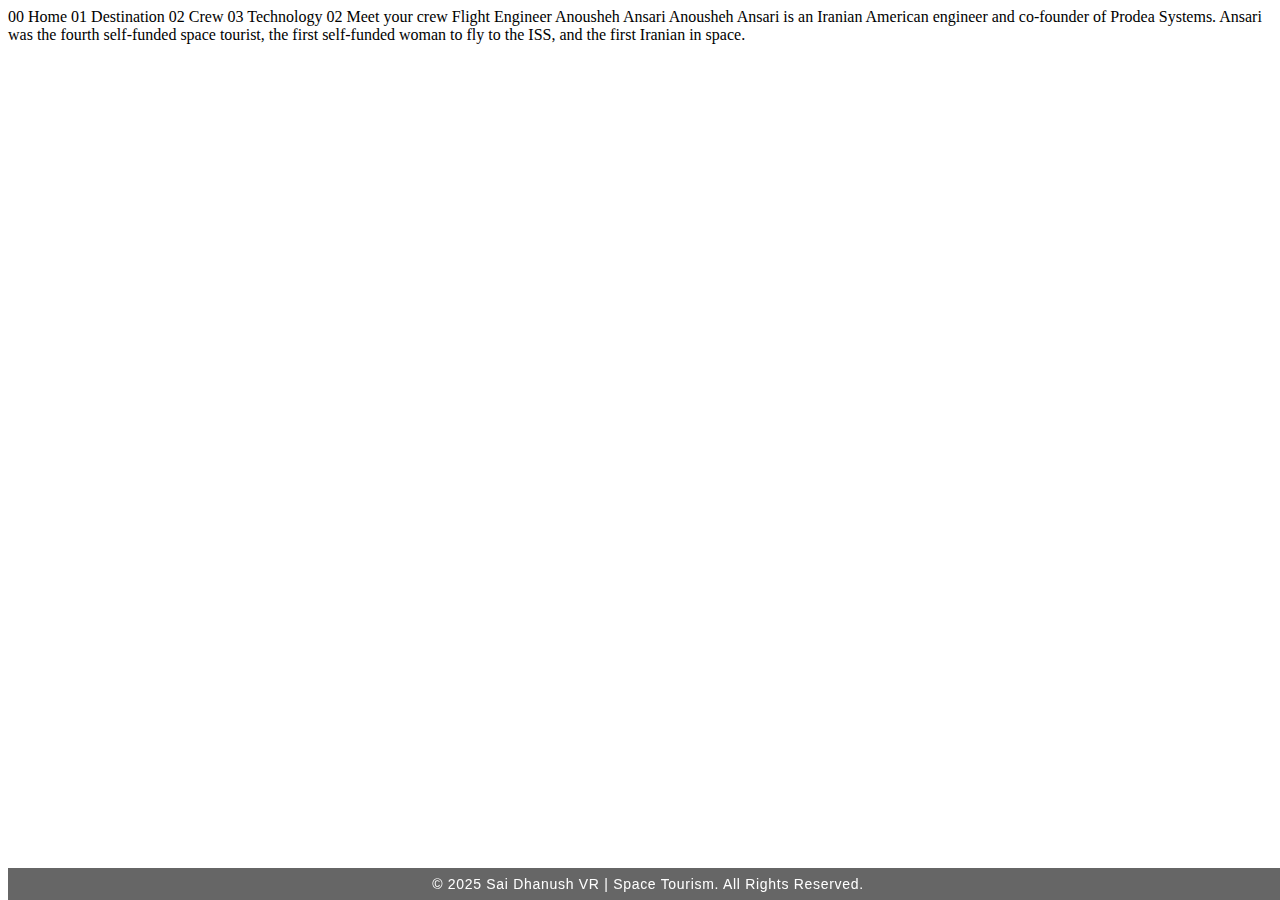
<file: crew-engineer.html>
<!DOCTYPE html>
<html lang="en">
<head>
  <meta charset="UTF-8">
  <meta name="viewport" content="width=device-width, initial-scale=1.0">

  <link rel="icon" type="image/png" sizes="32x32" href="./assets/favicon-32x32.png">
  
  <title>Frontend Mentor | Space tourism website</title>
</head>
<body>

  00 Home
  01 Destination
  02 Crew
  03 Technology

  02 Meet your crew

  Flight Engineer
  Anousheh Ansari

  Anousheh Ansari is an Iranian American engineer and co-founder of Prodea Systems. 
  Ansari was the fourth self-funded space tourist, the first self-funded woman to 
  fly to the ISS, and the first Iranian in space. 
  <footer class="primary-footer">
    <p class="footer-text">© 2025 Sai Dhanush VR | Space Tourism. All Rights Reserved.</p>
  </footer>
  
  <style>
    /* Footer styling */
    .primary-footer {
      position: fixed;
      bottom: 0;
      width: 100%;
      background-color: rgba(0, 0, 0, 0.6); /* Semi-transparent black */
      color: #fff;
      text-align: center;
      padding: 0.5rem 0;
      font-size: 0.875rem; /* Smaller font size */
      z-index: 10; /* Ensure it appears above the video */
    }
  
    .footer-text {
      margin: 0;
      font-family: 'Barlow', sans-serif;
      letter-spacing: 0.05em;
    }
  
    /* Ensure footer does not block interaction with links or buttons */
    .primary-footer a {
      color: #ffffff;
      text-decoration: none;
      font-weight: bold;
    }
  
    .primary-footer a:hover {
      text-decoration: underline;
    }
  </style>
</body>
</html>
</file>
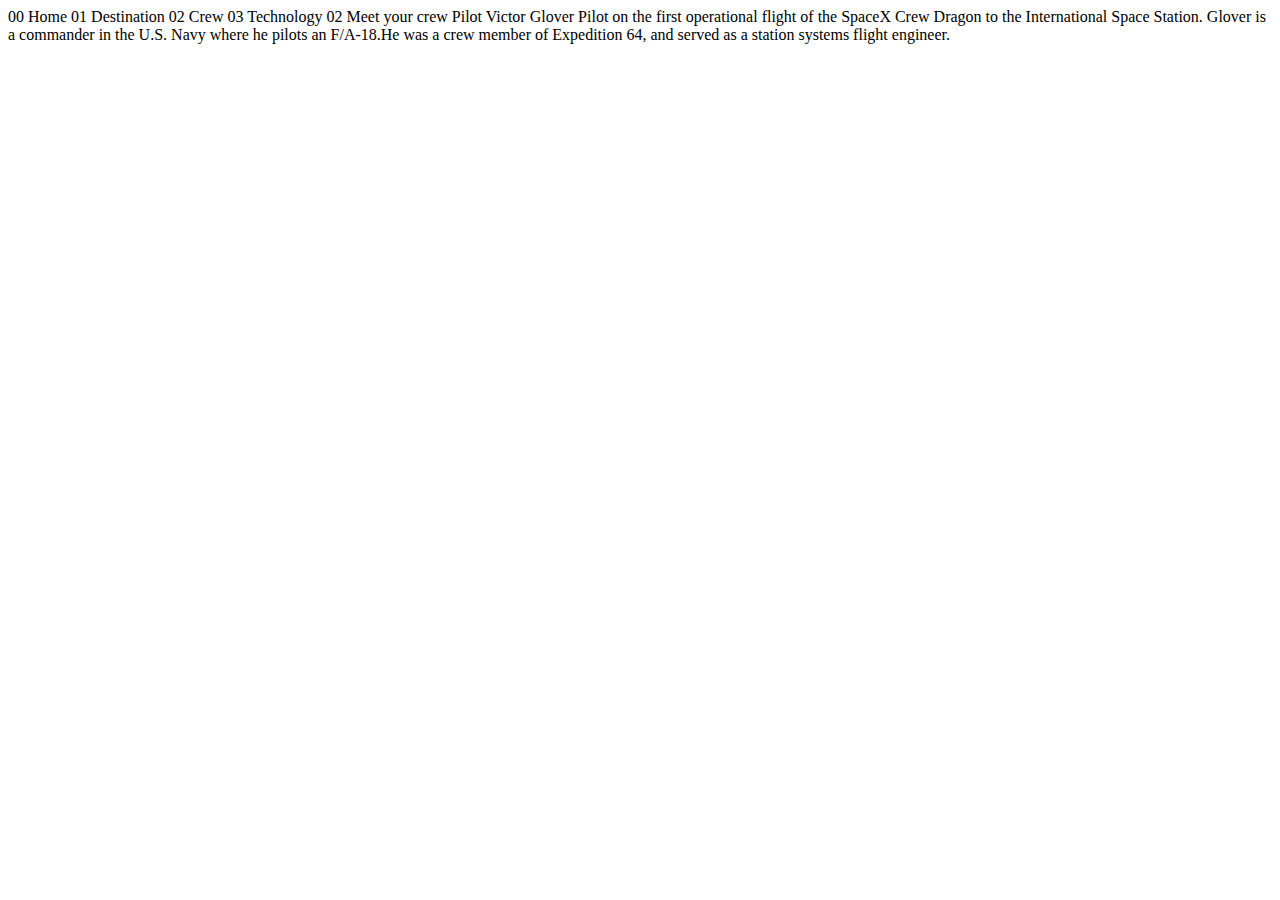
<file: crew-pilot.html>
<!DOCTYPE html>
<html lang="en">
<head>
  <meta charset="UTF-8">
  <meta name="viewport" content="width=device-width, initial-scale=1.0">

  <link rel="icon" type="image/png" sizes="32x32" href="./assets/favicon-32x32.png">
  
  <title>Frontend Mentor | Space tourism website</title>
</head>
<body>

  00 Home
  01 Destination
  02 Crew
  03 Technology

  02 Meet your crew

  Pilot
  Victor Glover

  Pilot on the first operational flight of the SpaceX Crew Dragon to the 
  International Space Station. Glover is a commander in the U.S. Navy where 
  he pilots an F/A-18.He was a crew member of Expedition 64, and served as a 
  station systems flight engineer. 
</body>
</html>
</file>
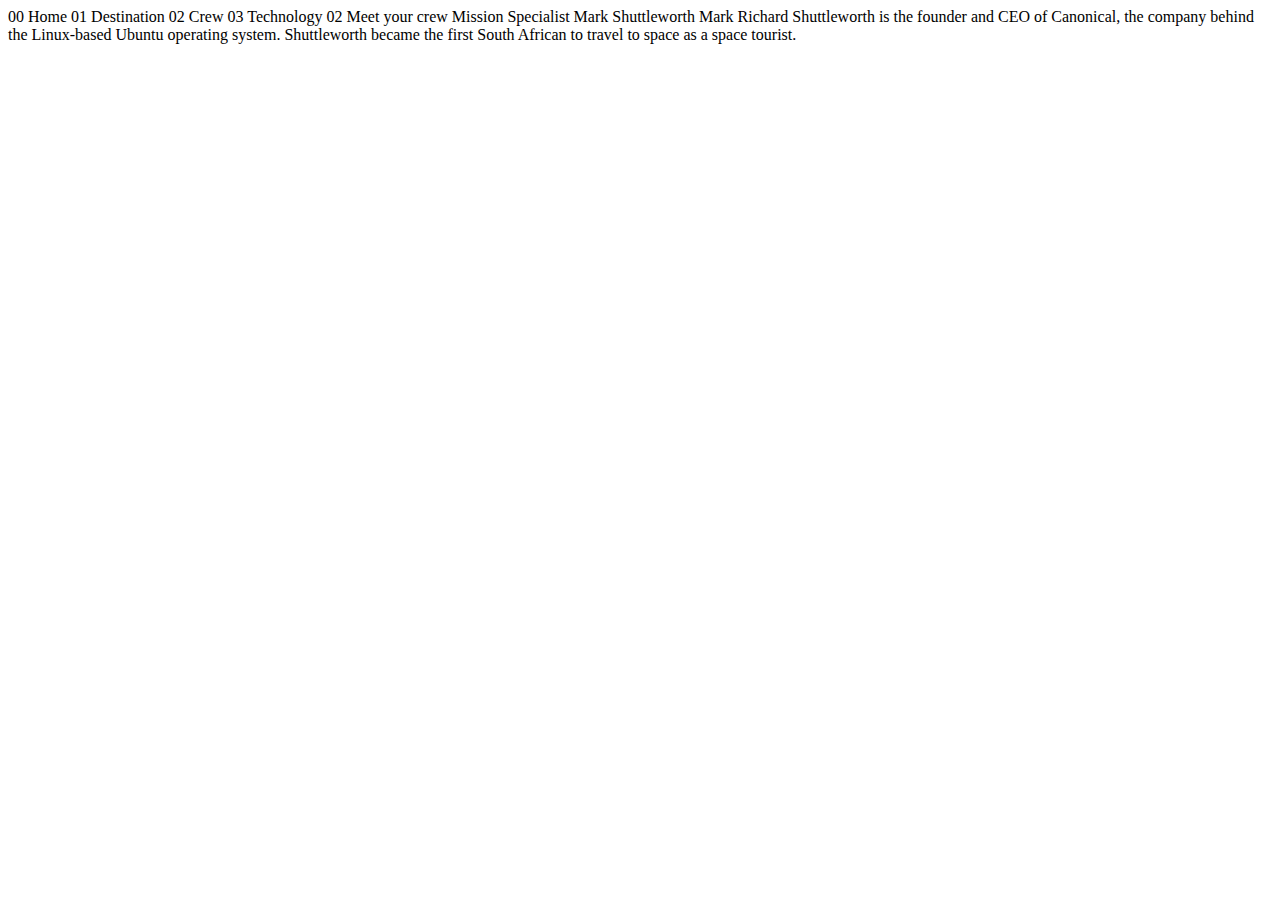
<file: crew-specialist.html>
<!DOCTYPE html>
<html lang="en">
<head>
  <meta charset="UTF-8">
  <meta name="viewport" content="width=device-width, initial-scale=1.0">

  <link rel="icon" type="image/png" sizes="32x32" href="./assets/favicon-32x32.png">
  
  <title>Frontend Mentor | Space tourism website</title>
</head>
<body>

  00 Home
  01 Destination
  02 Crew
  03 Technology

  02 Meet your crew

  Mission Specialist
  Mark Shuttleworth

  Mark Richard Shuttleworth is the founder and CEO of Canonical, the company behind 
  the Linux-based Ubuntu operating system. Shuttleworth became the first South 
  African to travel to space as a space tourist.
</body>
</html>
</file>
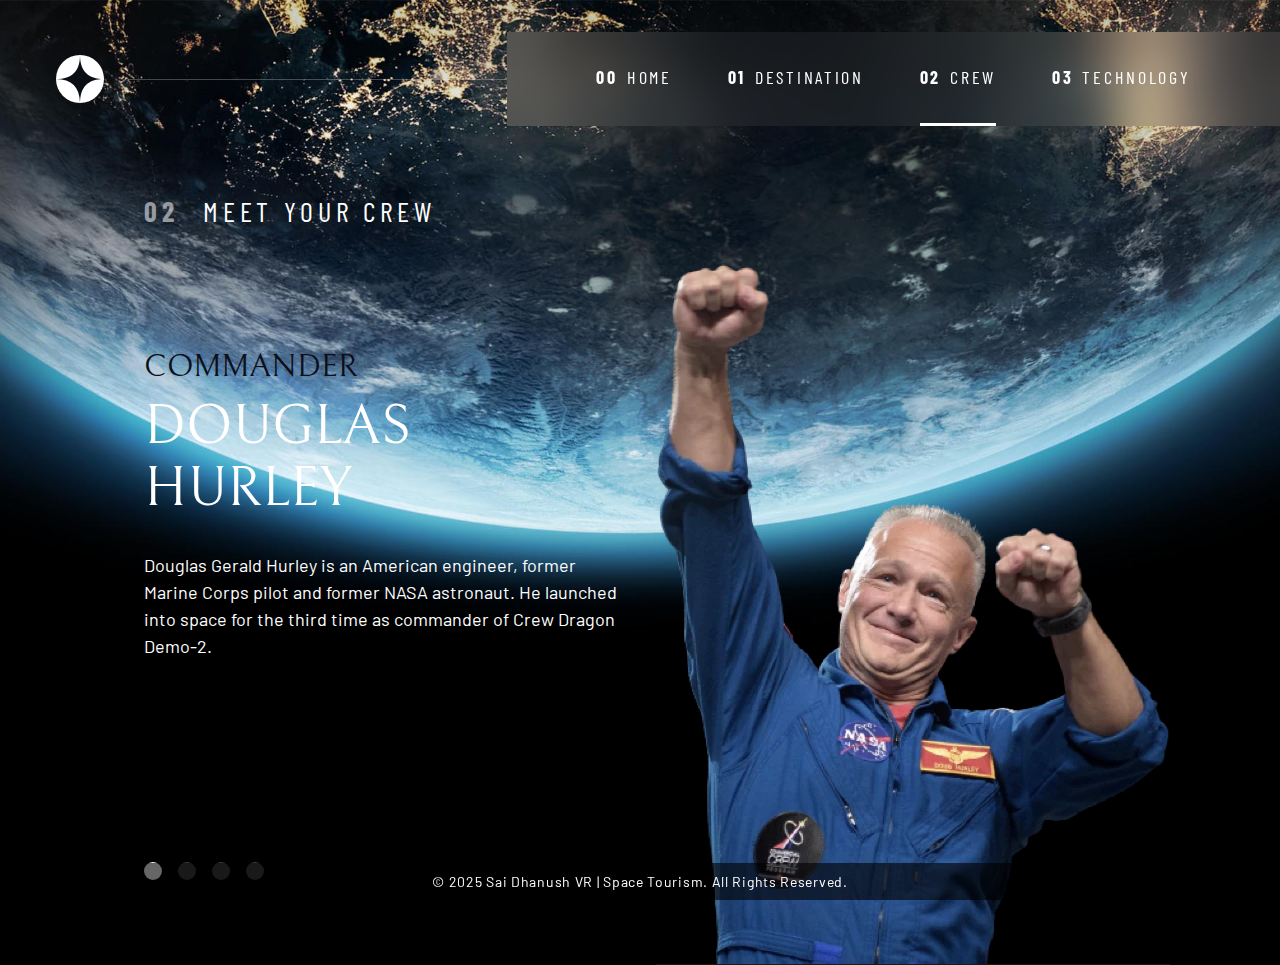
<file: crew.html>
<!DOCTYPE html>
<html lang="en">
<head>
  <meta charset="UTF-8">
  <meta name="viewport" content="width=device-width, initial-scale=1.0">

  <link rel="icon" type="image/png" sizes="42x42" href="./assets/favicon.png">
  <!-- Google fonts -->
  <link rel="preconnect" href="https://fonts.googleapis.com">
  <link rel="preconnect" href="https://fonts.gstatic.com" crossorigin>
  <link href="https://fonts.googleapis.com/css2?family=Barlow+Condensed:wght@400;700&family=Bellefair&family=Barlow:wght@400;700&display=swap"
      rel="stylesheet">
      
  <!-- Our custom CSS -->
  <link rel="stylesheet" href="index.css">
  <title>Space Tourism • Crew</title>
  <script src="navigation.js" defer></script>
  <script src="tabs.js" defer></script>

</head>

<body class="crew">
  <a class="skip-to-content" href="#main">Skip to content</a>
  <header class="primary-header flex">
    <div>
      <img src="./assets/shared/logo.svg" alt="space tourism logo" class="logo">
    </div>
    <button class="mobile-nav-toggle" aria-controls="primary-navigation"><span class="sr-only" aria-expanded="false">Menu</span></button>
    <nav> 
      <ul id="primary-navigation" data-visible="false" class="primary-navigation underline-indicators flex">
        <li><a class="ff-sans-cond uppercase text-white letter-spacing-2" href="index.html"><span aria-hidden="true">00</span>Home</a></li>
        <li><a class="ff-sans-cond uppercase text-white letter-spacing-2" href="destination.html"><span aria-hidden="true">01</span>Destination</a></li>
        <li class="active"><a class="ff-sans-cond uppercase text-white letter-spacing-2" href="crew.html"><span aria-hidden="true">02</span>Crew</a></li>
        <li><a class="ff-sans-cond uppercase text-white letter-spacing-2" href="technology.html"><span aria-hidden="true">03</span>Technology</a></li>
    </ul>
    </nav>
  </header>
  
  <main id="main" class="grid-container grid-container--crew flow">
    <h1 class="numbered-title"><span aria-hidden="true">02</span> Meet your crew</h1>
    
    <div class="dot-indicators flex" role="tablist" aria-label="crew member list">
      <button aria-selected="true" aria-controls="commander-tab" role="tab" data-image="commander-image" tabindex="0"><span class="sr-only">The commander</span></button>
      <button aria-selected="false" aria-controls="mission-tab" role="tab" data-image="mission-image" tabindex="-1"><span class="sr-only">The mission specialist</span></button>
      <button aria-selected="false" aria-controls="pilot-tab" role="tab" data-image="pilot-image" tabindex="-1"><span class="sr-only">The pilot</span></button>
      <button aria-selected="false" aria-controls="crew-tab" role="tab" data-image="crew-image" tabindex="-1"><span class="sr-only">The crew engineer</span></button>
    </div>
    
    <!-- Commander -->
    <article class="crew-details flow" id="commander-tab" role="tabpanel" tabindex="0">
      <header class="flow flow--space-small">
        <h2 class="fs-600 ff-serif uppercase">Commander</h2>
        <p class="fs-700 uppercase ff-serif">Douglas Hurley</p>
      </header>
      <p>Douglas Gerald Hurley is an American engineer, former Marine Corps pilot 
      and former NASA astronaut. He launched into space for the third time as 
      commander of Crew Dragon Demo-2.</p>
    </article> 
    
    <!-- mission specialist -->
    <article hidden class="crew-details flow" id="mission-tab" role="tabpanel" tabindex="0">
      <header class="flow flow--space-small">
        <h2 class="fs-600 ff-serif uppercase">Mission Specialist</h2>
        <p class="fs-700 uppercase ff-serif">Mark SHuttleworth</p>
      </header>
      <p>Mark Richard Shuttleworth is the founder and CEO of Canonical, the company behind
        the Linux-based Ubuntu operating system. Shuttleworth became the first South
        African to travel to space as a space tourist.</p>
    </article> 
    
    <!-- pilot -->
    <article hidden class="crew-details flow" id="pilot-tab" role="tabpanel" tabindex="0">
      <header class="flow flow--space-small">
        <h2 class="fs-600 ff-serif uppercase">Pilot</h2>
        <p class="fs-700 uppercase ff-serif">Victor Glover</p>
      </header>
      <p>Pilot on the first operational flight of the SpaceX Crew Dragon to the
        International Space Station. Glover is a commander in the U.S. Navy where
        he pilots an F/A-18.He was a crew member of Expedition 64, and served as a
        station systems flight engineer.</p>
    </article> 
    
    <!-- engineer -->
    <article hidden class="crew-details flow" id="crew-tab" role="tabpanel" tabindex="0">
      <header class="flow flow--space-small">
        <h2 class="fs-600 ff-serif uppercase">Flight Engineer</h2>
        <p class="fs-700 uppercase ff-serif">Anousheh Ansari</p>
      </header>
      <p>Anousheh Ansari is an Iranian American engineer and co-founder of Prodea Systems.
        Ansari was the fourth self-funded space tourist, the first self-funded woman to
        fly to the ISS, and the first Iranian in space.</p>
    </article> 
    
    
    <picture id="commander-image">
      <source srcset="assets/crew/image-douglas-hurley.webp" type="image/webp">
      <img src="assets/crew/image-douglas-hurley.png" alt="Douglas Hurley">
    </picture>
    <picture hidden id="mission-image">
      <source srcset="assets/crew/image-mark-shuttleworth.webp" type="image/webp">
      <img src="assets/crew/image-mark-shuttleworth.png" alt="Mark Shuttleworth">
    </picture>
    <picture hidden id="pilot-image">
      <source srcset="assets/crew/image-victor-glover.webp" type="image/webp">
      <img src="assets/crew/image-victor-glover.png" alt="Victor Glover">
    </picture>
    <picture hidden id="crew-image">
      <source srcset="assets/crew/image-anousheh-ansari.webp" type="image/webp">
      <img src="assets/crew/image-anousheh-ansari.png" alt="Anousheh Ansari">
    </picture>
  </main>
  <footer class="primary-footer">
    <p class="footer-text">© 2025 Sai Dhanush VR | Space Tourism. All Rights Reserved.</p>
  </footer>
  
  <style>
    /* Footer styling */
    .primary-footer {
      position: fixed;
      bottom: 0;
      width: 100%;
      background-color: rgba(0, 0, 0, 0.6); /* Semi-transparent black */
      color: #fff;
      text-align: center;
      padding: 0.5rem 0;
      font-size: 0.875rem; /* Smaller font size */
      z-index: 10; /* Ensure it appears above the video */
    }
  
    .footer-text {
      margin: 0;
      font-family: 'Barlow', sans-serif;
      letter-spacing: 0.05em;
    }
  
    /* Ensure footer does not block interaction with links or buttons */
    .primary-footer a {
      color: #ffffff;
      text-decoration: none;
      font-weight: bold;
    }
  
    .primary-footer a:hover {
      text-decoration: underline;
    }
  </style>
</body>
</html>
</file>
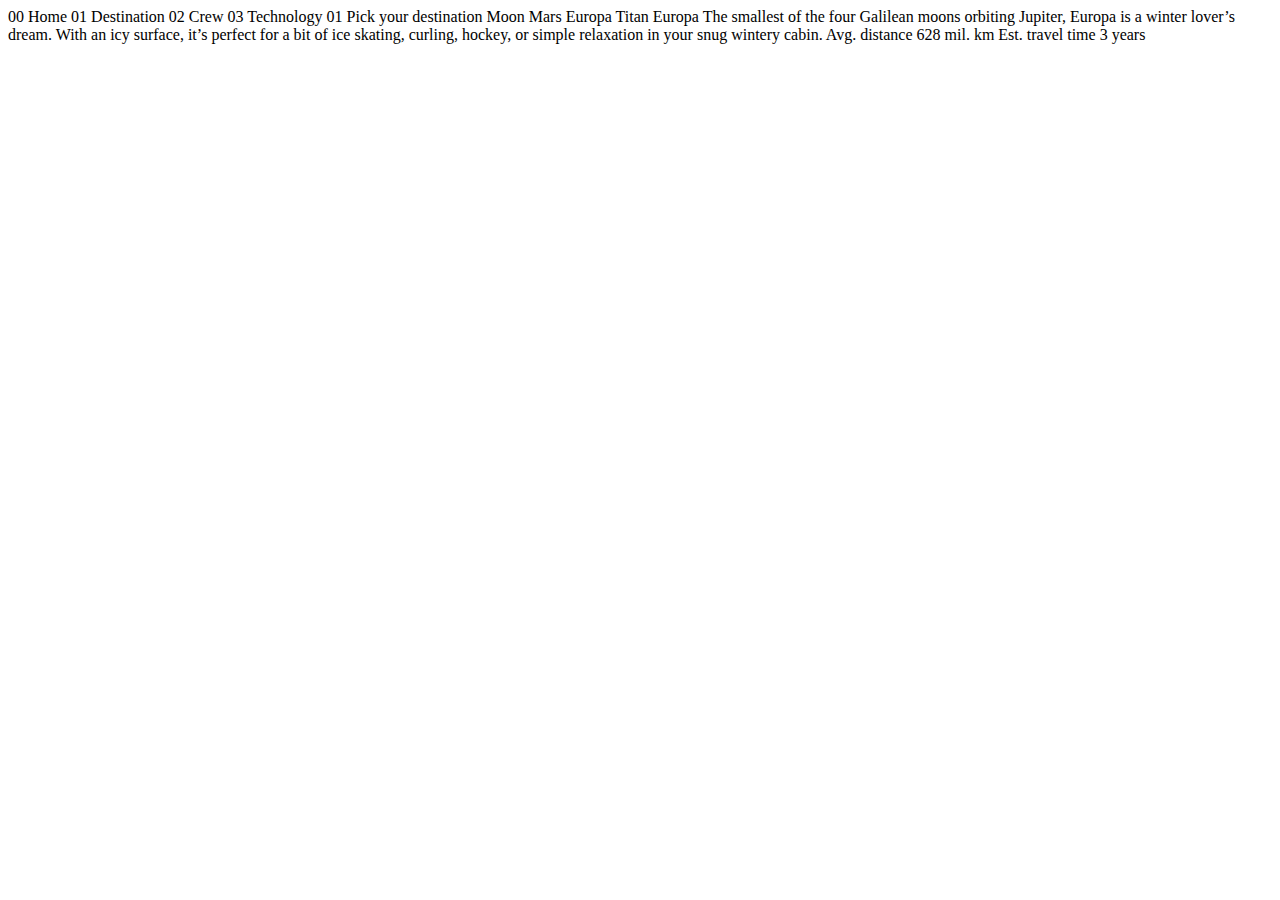
<file: destination-europa.html>
<!DOCTYPE html>
<html lang="en">
<head>
  <meta charset="UTF-8">
  <meta name="viewport" content="width=device-width, initial-scale=1.0">

  <link rel="icon" type="image/png" sizes="32x32" href="./assets/favicon-32x32.png">
  
  <title>Frontend Mentor | Space tourism website</title>
</head>
<body>

  00 Home
  01 Destination
  02 Crew
  03 Technology

  01 Pick your destination

  Moon
  Mars
  Europa
  Titan

  Europa

  The smallest of the four Galilean moons orbiting Jupiter, Europa is a 
  winter lover’s dream. With an icy surface, it’s perfect for a bit of 
  ice skating, curling, hockey, or simple relaxation in your snug 
  wintery cabin.

  Avg. distance
  628 mil. km

  Est. travel time
  3 years
</body>
</html>
</file>
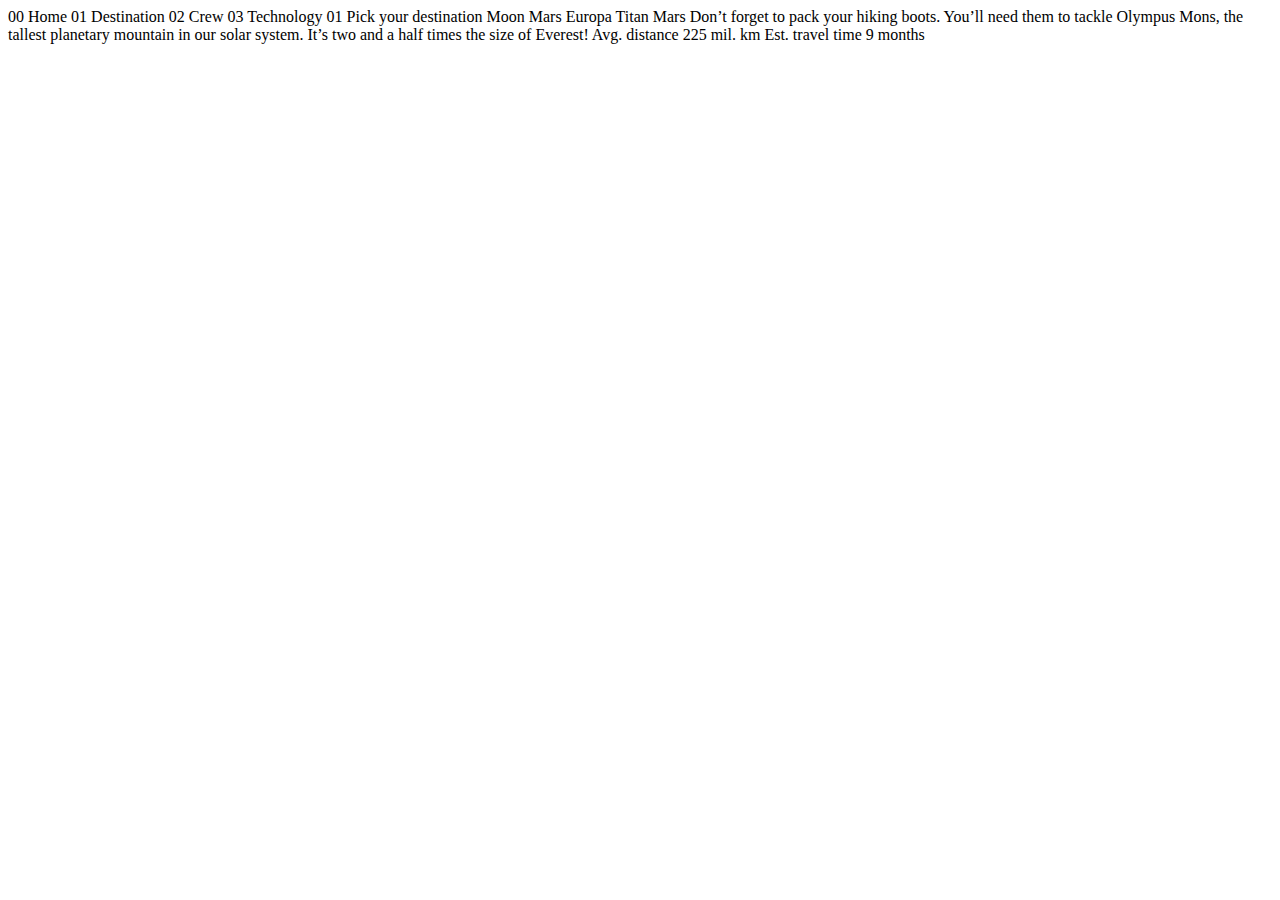
<file: destination-mars.html>
<!DOCTYPE html>
<html lang="en">
<head>
  <meta charset="UTF-8">
  <meta name="viewport" content="width=device-width, initial-scale=1.0">

  <link rel="icon" type="image/png" sizes="32x32" href="./assets/favicon-32x32.png">
  
  <title>Frontend Mentor | Space tourism website</title>
</head>
<body>

  00 Home
  01 Destination
  02 Crew
  03 Technology

  01 Pick your destination

  Moon
  Mars
  Europa
  Titan

  Mars

  Don’t forget to pack your hiking boots. You’ll need them to tackle Olympus Mons, 
  the tallest planetary mountain in our solar system. It’s two and a half times 
  the size of Everest!

  Avg. distance
  225 mil. km

  Est. travel time
  9 months
</body>
</html>
</file>
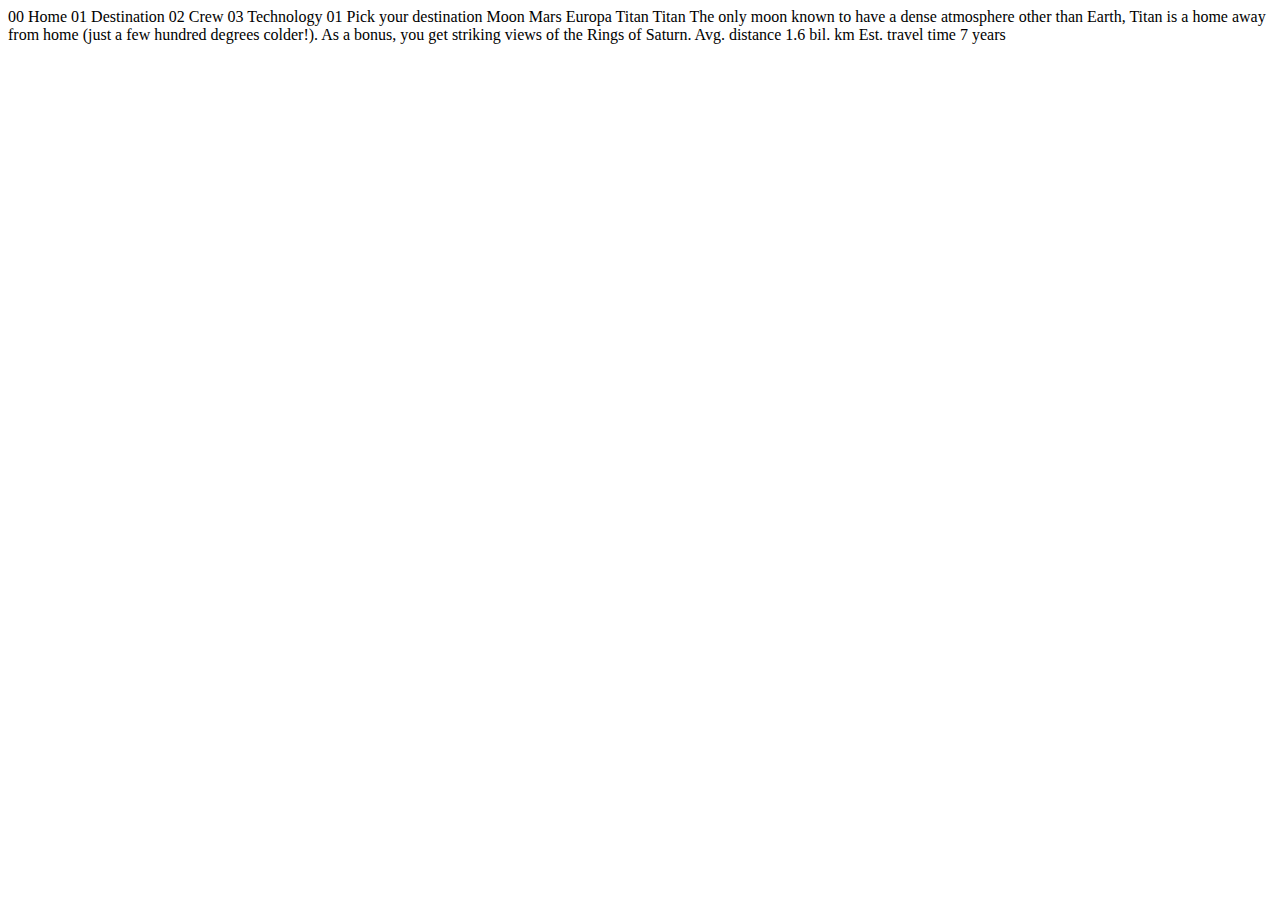
<file: destination-titan.html>
<!DOCTYPE html>
<html lang="en">
<head>
  <meta charset="UTF-8">
  <meta name="viewport" content="width=device-width, initial-scale=1.0">

  <link rel="icon" type="image/png" sizes="32x32" href="./assets/favicon-32x32.png">
  
  <title>Frontend Mentor | Space tourism website</title>
</head>
<body>

  00 Home
  01 Destination
  02 Crew
  03 Technology

  01 Pick your destination

  Moon
  Mars
  Europa
  Titan

  Titan

  The only moon known to have a dense atmosphere other than Earth, Titan 
  is a home away from home (just a few hundred degrees colder!). As a 
  bonus, you get striking views of the Rings of Saturn.

  Avg. distance
  1.6 bil. km

  Est. travel time
  7 years
</body>
</html>
</file>
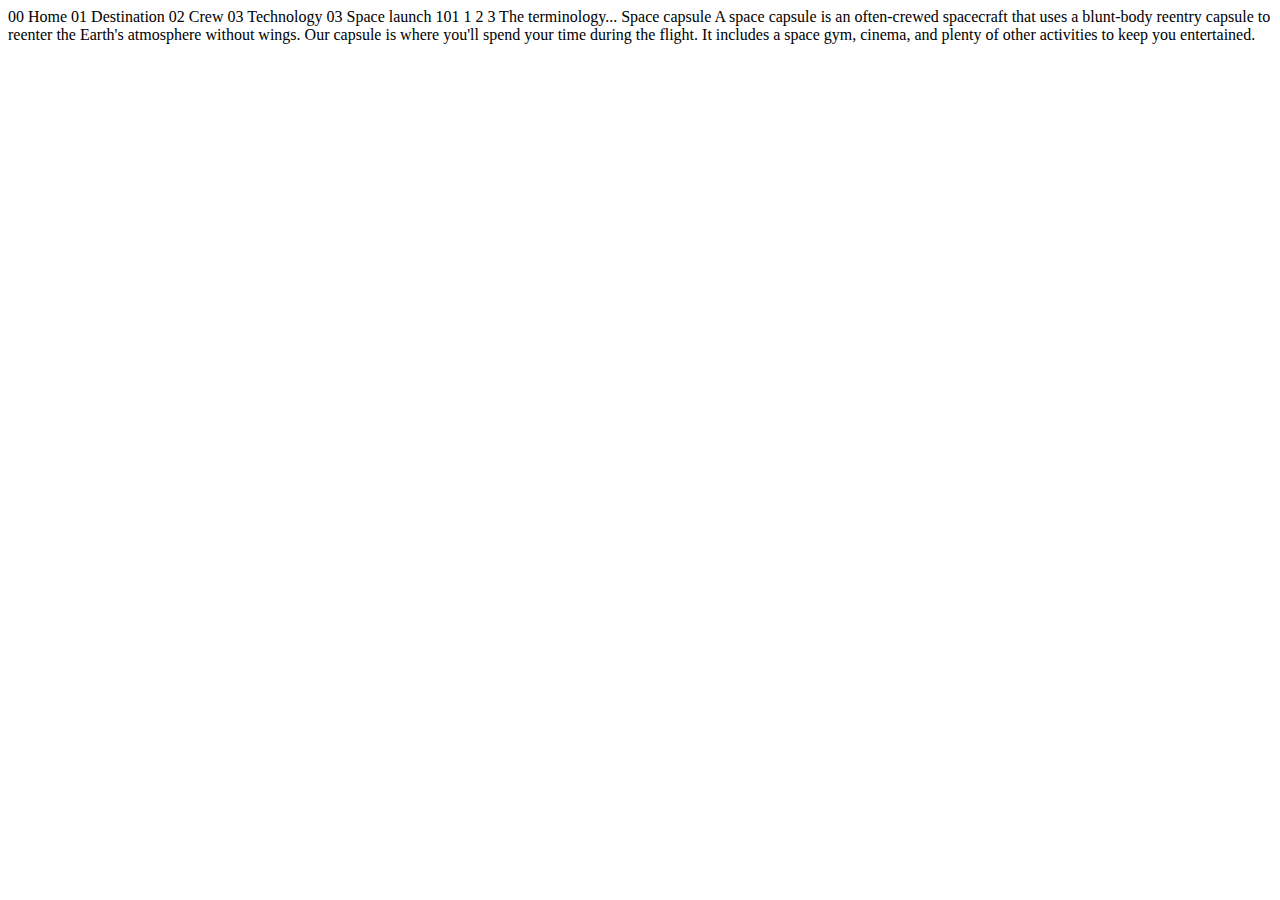
<file: technology-capsule.html>
<!DOCTYPE html>
<html lang="en">
<head>
  <meta charset="UTF-8">
  <meta name="viewport" content="width=device-width, initial-scale=1.0">

  <link rel="icon" type="image/png" sizes="32x32" href="./assets/favicon-32x32.png">
  
  <title>Frontend Mentor | Space tourism website</title>
</head>
<body>

  00 Home
  01 Destination
  02 Crew
  03 Technology

  03 Space launch 101

  1
  2
  3

  The terminology...
  Space capsule

  A space capsule is an often-crewed spacecraft that uses a blunt-body reentry 
  capsule to reenter the Earth's atmosphere without wings. Our capsule is where 
  you'll spend your time during the flight. It includes a space gym, cinema, 
  and plenty of other activities to keep you entertained.
</body>
</html>
</file>
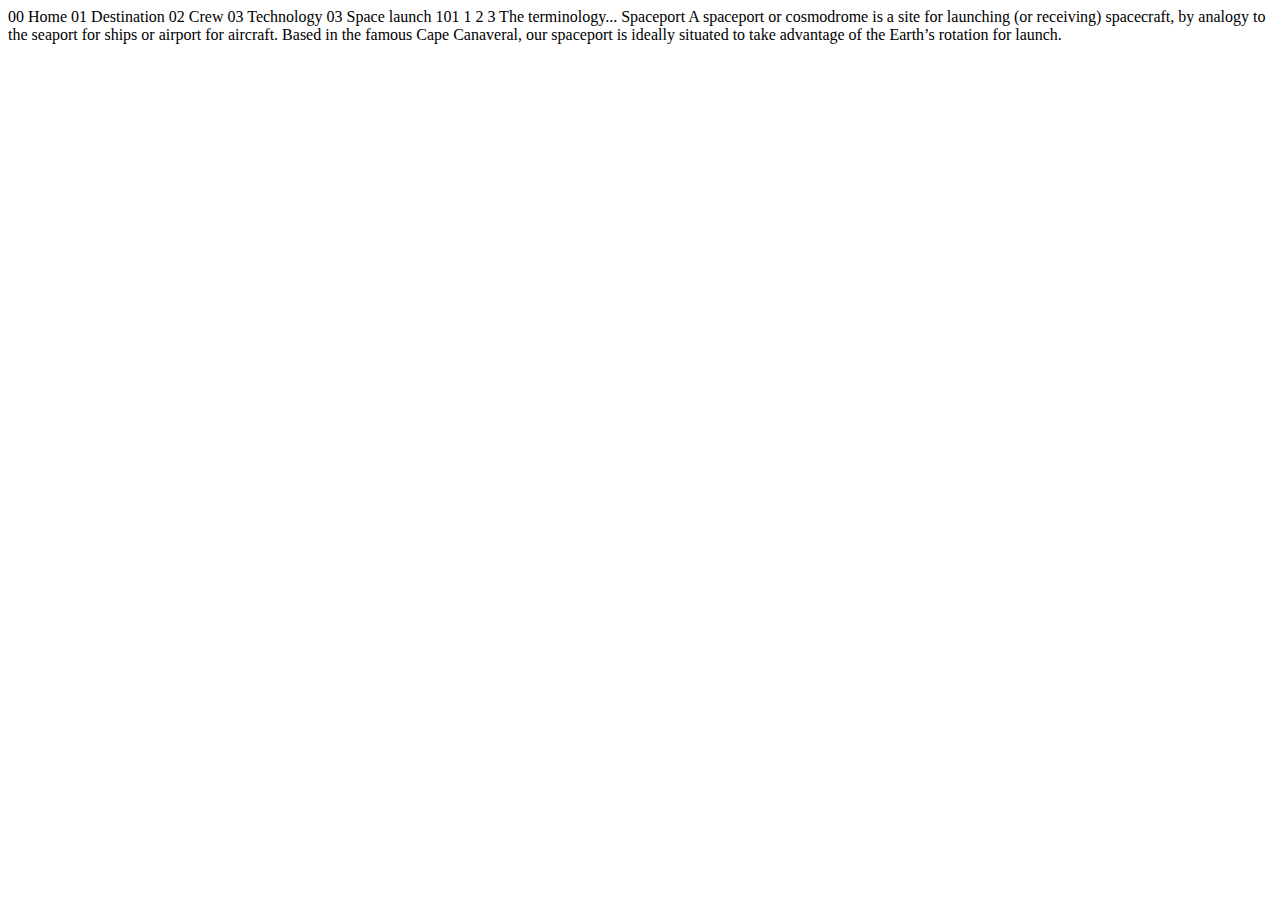
<file: technology-spaceport.html>
<!DOCTYPE html>
<html lang="en">
<head>
  <meta charset="UTF-8">
  <meta name="viewport" content="width=device-width, initial-scale=1.0">

  <link rel="icon" type="image/png" sizes="32x32" href="./assets/favicon-32x32.png">
  
  <title>Frontend Mentor | Space tourism website</title>
</head>
<body>

  00 Home
  01 Destination
  02 Crew
  03 Technology

  03 Space launch 101

  1
  2
  3

  The terminology...
  Spaceport

  A spaceport or cosmodrome is a site for launching (or receiving) spacecraft, 
  by analogy to the seaport for ships or airport for aircraft. Based in the 
  famous Cape Canaveral, our spaceport is ideally situated to take advantage 
  of the Earth’s rotation for launch.
</body>
</html>
</file>
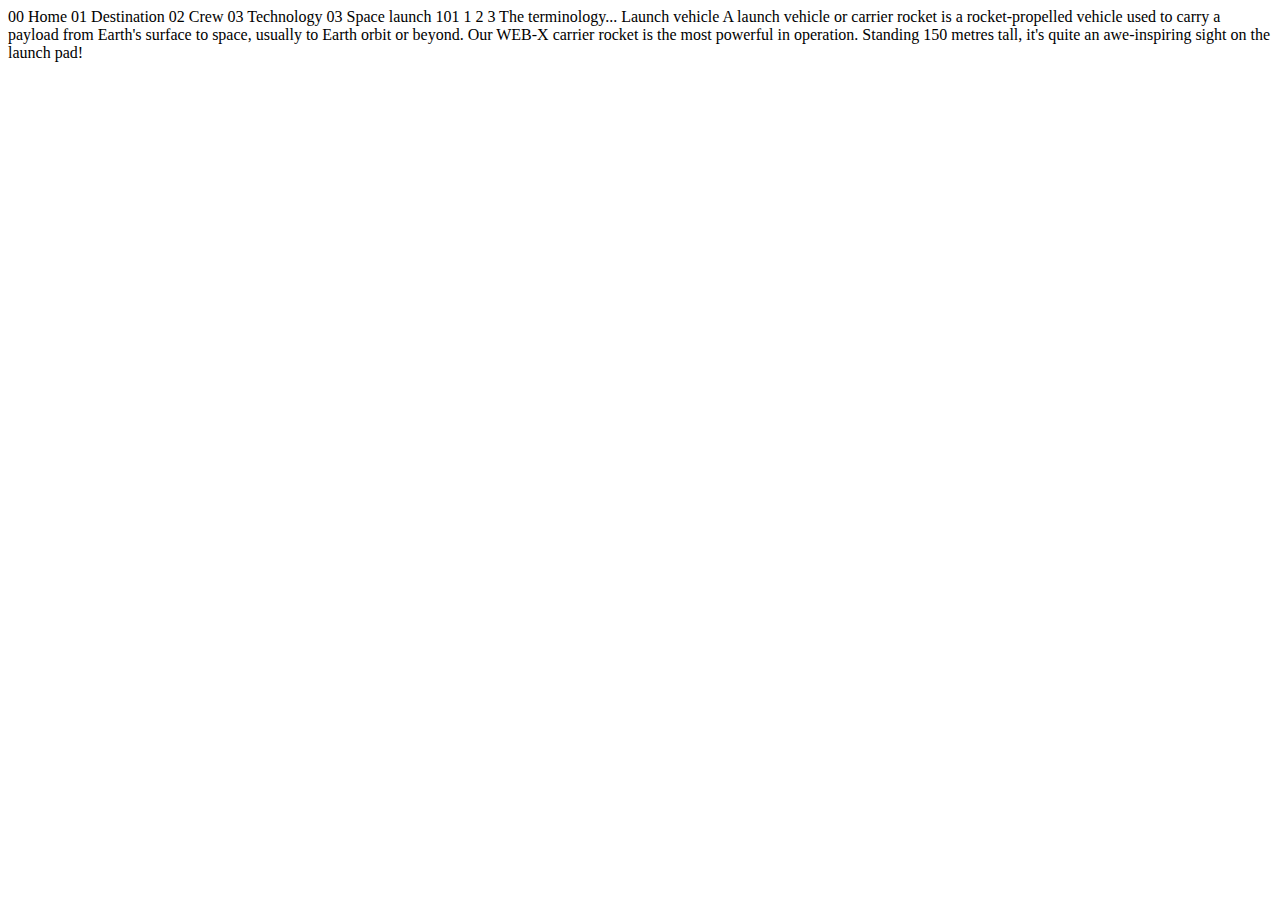
<file: technology-vehicle.html>
<!DOCTYPE html>
<html lang="en">
<head>
  <meta charset="UTF-8">
  <meta name="viewport" content="width=device-width, initial-scale=1.0">

  <link rel="icon" type="image/png" sizes="32x32" href="./assets/favicon-32x32.png">
  
  <title>Frontend Mentor | Space tourism website</title>
</head>
<body>

  00 Home
  01 Destination
  02 Crew
  03 Technology

  03 Space launch 101

  1
  2
  3

  The terminology...
  Launch vehicle

  A launch vehicle or carrier rocket is a rocket-propelled vehicle used to carry a 
  payload from Earth's surface to space, usually to Earth orbit or beyond. Our 
  WEB-X carrier rocket is the most powerful in operation. Standing 150 metres tall, 
  it's quite an awe-inspiring sight on the launch pad!
</body>
</html>
</file>
<file: index.css>
/* ------------------- */
/* Custom properties   */
/* ------------------- */

:root {
    /* colors */
    --clr-dark: 230 35% 7%;
    --clr-light: 231 77% 90%;
    --clr-white: 0 0% 100%;
    
    /* font-sizes */
    --fs-900: clamp(5rem, 8vw + 1rem, 9.375rem);
    --fs-800: 3.5rem;
    --fs-700: 1.5rem;
    --fs-600: 1rem;
    --fs-500: 1rem;
    --fs-400: 0.9375rem;
    --fs-300: 1rem;
    --fs-200: 0.875rem;
    
    /* font-families */
    --ff-serif: "Bellefair", serif;
    --ff-sans-cond: "Barlow Condensed", sans-serif;
    --ff-sans-normal: "Barlow", sans-serif;
}

@media (min-width: 35em) {
    :root {
        --fs-800: 5rem;
        --fs-700: 2.5rem;
        --fs-600: 1.5rem;
        --fs-500: 1.25rem;
        --fs-400: 1rem;
    }
}

@media (min-width: 45em) {
    :root {
        /* font-sizes */
        --fs-800: 6.25rem;
        --fs-700: 3.5rem;
        --fs-600: 2rem;
        --fs-500: 1.75rem;
        --fs-400: 1.125rem;
    }
}

/* ------------------- */
/* Reset               */
/* ------------------- */

/* https://piccalil.li/blog/a-modern-css-reset/ */

/* Box sizing */
*,
*::before,
*::after {
    box-sizing: border-box;
}

/* Reset margins */
body,
h1,
h2,
h3,
h4,
h5,
p,
figure,
picture {
    margin: 0; 
}

h1,
h2,
h3,
h4,
h5,
h6,
p {
    font-weight: 400;
}

/* set up the body */
body {
    font-family: var(--ff-sans-normal);
    font-size: var(--fs-400);
    color: hsl( var(--clr-white) );
    background-color: hsl( var(--clr-dark) );
    line-height: 1.5;
    min-height: 100vh;
    
    display: grid;
    grid-template-rows: min-content 1fr;

    

    /* overflow-x: hidden; */
    


}

::-webkit-scrollbar {
    display: none;
  }



/* make images easier to work with */
img,
picutre {
    max-width: 100%;
    display: block;
}

/* make form elements easier to work with */
input,
button,
textarea,
select {
    font: inherit;
}

/* remove animations for people who've turned them off */
@media (prefers-reduced-motion: reduce) {  
  *,
  *::before,
  *::after {
    animation-duration: 0.01ms !important;
    animation-iteration-count: 1 !important;
    transition-duration: 0.01ms !important;
    scroll-behavior: auto !important;
  }
}


/* ------------------- */
/* Utility classes     */
/* ------------------- */

/* general */

.flex {
    display: flex;
    gap: var(--gap, 1rem);
}

.grid {
    display: grid;
    gap: var(--gap, 1rem);
}

.d-block {
    display: block;
}

.flow > *:where(:not(:first-child)) {
    margin-top: var(--flow-space, 1rem);
}

.flow--space-small {
    --flow-space: .75rem
}

.container {
    padding-inline: 2em;
    margin-inline: auto;
    max-width: 80rem;
}




.sr-only {
  position: absolute; 
  width: 1px;
  height: 1px;
  padding: 0;
  margin: -1px; 
  overflow: hidden;
  clip: rect(0, 0, 0, 0);
  white-space: nowrap; /* added line */
  border: 0;
}

.skip-to-content {
    position: absolute;
    z-index: 9999;
    background: transparent;
    color: hsl( var(--clr-light) );
    padding: .5em 1em;
    margin-inline: auto;
    transform: translateY(-100%);
    transition: transform 250ms ease-in;
}

.skip-to-content:focus {
    transform: translateY(0);
}


/* colors */

.bg-dark { background-color: hsl( var(--clr-dark) );}
.bg-accent { background-color: hsl( var(--clr-light) );}
.bg-white { background-color: hsl( var(--clr-white) );}

.text-dark { color: hsl( var(--clr-dark) );}
.text-accent { color: hsl( var(--clr-light) );}
.text-white { color: hsl( var(--clr-white) );}

/* typography */

.ff-serif { font-family: var(--ff-serif); } 
.ff-sans-cond { font-family: var(--ff-sans-cond); } 
.ff-sans-normal { font-family: var(--ff-sans-normal); } 

.letter-spacing-1 { letter-spacing: 4.75px; } 
.letter-spacing-2 { letter-spacing: 2.7px; } 
.letter-spacing-3 { letter-spacing: 2.35px; } 

.uppercase { text-transform: uppercase; }

.fs-900 { font-size: var(--fs-900); }
.fs-800 { font-size: var(--fs-800); }
.fs-700 { font-size: var(--fs-700); }
.fs-600 { font-size: var(--fs-600); }
.fs-500 { font-size: var(--fs-500); }
.fs-400 { font-size: var(--fs-400); }
.fs-300 { font-size: var(--fs-300); }
.fs-200 { font-size: var(--fs-200); }

.fs-900,
.fs-800,
.fs-700,
.fs-600 {
    line-height: 1.1;
}

.numbered-title {
    font-family: var(--ff-sans-cond);
    font-size: var(--fs-500);
    text-transform: uppercase;
    letter-spacing: 4.72px; 
}

.numbered-title span {
    margin-right: .5em;
    font-weight: 700;
    color: hsl( var(--clr-white) / .25);
}


/* ------------------- */
/* Compontents         */
/* ------------------- */

.large-button {
    font-size: 2rem;
    position: relative;
    z-index: 1;
    display: inline-grid;
    place-items: center;
    padding: 0 2em;
    border-radius: 50%;
    aspect-ratio: 1;
    text-decoration: none;
    
}

.large-button::after {
    content: '';
    position: absolute;
    z-index: -1;
    width: 100%;
    height: 100%;
    background: hsl( var(--clr-white) / .1);
    border-radius: 50%;
    opacity: 0;
    transition: opacity 500ms linear, transform 750ms ease-in-out;
}
 
.large-button:hover::after,
.large-button:focus::after {
    opacity: 1;
    transform: scale(1.5);
}


/* primary-header */

.logo {
    margin: 1.5rem clamp(1.5rem, 5vw, 3.5rem);
    position: relative;
}

.primary-header {
    justify-content: space-between;
    align-items: center;

}

.primary-navigation {
    --gap: clamp(1.5rem, 5vw, 3.5rem);
    --underline-gap: 2rem;
    list-style: none;
    padding: 0;
    margin: 0;
    background: hsl( var(--clr-dark) / 0.99);
    /* backdrop-filter: blur(1.5rem); */
    position: relative;

}

.primary-navigation a {
    text-decoration: none;
}

.primary-navigation a > span {
    font-weight: 700;
    margin-right: .5em;
}



.mobile-nav-toggle {
    display: none;
}

::selection { 
    background: hsl( var(--clr-light) / 0.05); 
    backdrop-filter: blur(1rem);
    color: #808080;
}



/* ----------------------------- */
/*           If Supports         */
/* ----------------------------- */

@supports (backdrop-filter: blur(1.5rem)) {
 .primary-navigation {
    --gap: clamp(1.5rem, 5vw, 3.5rem);
    --underline-gap: 2rem;
    list-style: none;
    padding: 0;
    margin: 0;
    background: hsl( var(--clr-white) / 0.05);
    backdrop-filter: blur(1.5rem);
    position: relative;

}


}


@media (max-width: 35rem) {
    .primary-navigation {
        --underline-gap: .5rem;
        position: fixed;
        z-index: 1000;
        inset: 0 0 0 30%;
        list-style: none;
        padding: min(20rem, 15vh) 2rem;
        margin: 0;
        flex-direction: column;
        transform: translateX(100%);
        transition: transform 500ms ease-in-out;
    }
    
    .primary-navigation[data-visible="true"] {
        transform: translateX(0);
    }
    
    .mobile-nav-toggle {
        display: block;
        position: absolute;
        z-index: 2000;
        right: 1rem;
        top: 2rem;
        background: transparent;
        background-image: url(./assets/shared/icon-hamburger.svg);
        background-position: center;
        background-repeat: no-repeat;
        width: 1.5rem;
        aspect-ratio: 1;
        border: 0;
    }
}

.mobile-nav-toggle[aria-expanded="true"] {
    background-image: url(./assets/shared/icon-close.svg);
    position: fixed;
}





@media (min-width: 35em) {
    .primary-navigation {
        padding-inline: clamp(3rem, 7vw, 7rem);
        
    }
}

@media (min-width: 35em) and (max-width: 44.999em) {
    .primary-navigation a > span {
        display: none;
    }
}

@media (min-width: 45em) {
    
     .primary-header::after {
         content: '';
         display: block;
         position: relative;
         height: 1px;
         width: 100%;
         margin-right: -2.5rem;
         background: hsl( var(--clr-white) / .25);
         order: 1;
     }
     
    nav {
        order: 2;
    }
    
    .primary-navigation {
        margin-block: 2rem;
    }
    
   
}

.underline-indicators > * {
    cursor: pointer;
    padding: var(--underline-gap, .5rem) 0;
    border: 0;
    border-bottom: .2rem solid hsl( var(--clr-white) / 0 );
    background-color: transparent;

}

.underline-indicators > *:hover,
.underline-indicators > *:focus {
    border-color: hsl( var(--clr-white) / .5);
}

.underline-indicators > .active,
.underline-indicators > [aria-selected="true"] {
    color: hsl( var(--clr-white) / 1);
    border-color: hsl( var(--clr-white) / 1); 
}

.tab-list {
    --gap: 2rem;
}

.dot-indicators > * {
    cursor: pointer;
    border: 0;
    border-radius: 50%;
    padding: .5em;
    background-color: hsl( var(--clr-white) / .25);
}
 
.dot-indicators > *:hover,
.dot-indicators > *:focus { 
    background-color: hsl( var(--clr-white) / .5);
}

.dot-indicators > [aria-selected="true"] {
    background-color: hsl( var(--clr-white) / 1); 
}


/* ----------------------------- */
/* Page specific Background      */
/* ----------------------------- */




body {
    background-size: cover;
    background-position: bottom center;
}

/* home */

/* Ḍefault */

.home {
    background-image: url(./assets/home/background-home-mobile-new.jpg);
    

}

#myVideo {
    display: none;
}




/* Default Design */

@media (min-width: 35rem) {
    /* .home {
        background-position: center center;
        background-image: url(./assets/home/background-home-tablet.jpg);
    } */
}


@media (min-width: 45rem) {
    /* .home {
        background-image: url(./assets/home/background-home-desktop.jpg);
        
            
    } */

   
}

/* ---------------------------------- videos ------------------------------- */


@media (min-width: 35rem) {
    #myVideo {
        display: block;
        position: fixed;
        right: 0;
        bottom: 0;
        width: 100%;
        height: 100%;
        object-fit: cover;
      }

     
} 

@media (min-width: 45rem) {
    #myVideo {
        display: block;
        position: fixed;
        right: 0;
        bottom: 0;
        width: 100%;
        height: 100%;
        object-fit: cover;
      }




} 







/* destination */

.destination {
    background-image: url(./assets/destination/background-destination-mobile-new.jpg);
    

}


    /*      Animation    */


    img.planets {

        -webkit-animation:spin 360s linear infinite;
        -moz-animation:spin 360s linear infinite;
        animation:spin 360s linear infinite;
    }
    @-moz-keyframes spin { 
        100% { -moz-transform: rotate(360deg); } 
    }
    @-webkit-keyframes spin { 
        100% { -webkit-transform: rotate(360deg); } 
    }
    @keyframes spin { 
        100% { 
            -webkit-transform: rotate(360deg); 
            transform:rotate(360deg); 
        } 
    }


@media (min-width: 35rem) {

    /*      Animation    */

    img.planets {

        -webkit-animation:spin 360s linear infinite;
        -moz-animation:spin 360s linear infinite;
        animation:spin 360s linear infinite;
    }
    @-moz-keyframes spin { 
        100% { -moz-transform: rotate(360deg); } 
    }
    @-webkit-keyframes spin { 
        100% { -webkit-transform: rotate(360deg); } 
    }
    @keyframes spin { 
        100% { 
            -webkit-transform: rotate(360deg); 
            transform:rotate(360deg); 
        } 
    }


}


@media (min-width: 45rem) {

    /*      Animation    */
/* 
    img.planets {
        animation: moveInSpace 40s ease infinite;
    }

    @Keyframes moveInSpace {
        50% {
            transform: rotate(180deg);
            }
    } */

    img.planets {

        -webkit-animation:spin 360s linear infinite;
        -moz-animation:spin 360s linear infinite;
        animation:spin 360s linear infinite;
    }
    @-moz-keyframes spin { 
        100% { -moz-transform: rotate(360deg); } 
    }
    @-webkit-keyframes spin { 
        100% { -webkit-transform: rotate(360deg); } 
    }
    @keyframes spin { 
        100% { 
            -webkit-transform: rotate(360deg); 
            transform:rotate(360deg); 
        } 
    }

  
}


/* Default Design */

/* 
@media (min-width: 35rem) {
    .destination {
        background-position: center center;
        background-image: url(./assets/destination/background-destination-tablet.jpg);
    }
}

@media (min-width: 45rem) {
    .destination {
        background-image: url(./assets/destination/background-destination-desktop.jpg);
    }

}  */




/* crew */
.crew {
    background-image: url(./assets/crew/background-crew-mobile.jpg);
    background-color: #000000;
}



@media (min-width: 35rem) {
    .crew {
        background-position: center center;
        background-image: url(./assets/crew/SpaceX-Earth.webp);
    }
}

@media (min-width: 45rem) {
    .crew {
        background-image: url(./assets/crew/SpaceX-Earth.webp);
        background-color: #000000;
    }

} 

/* Technology */

.technology {
    /* background-image: url(./assets/technology/background-technology-mobile.jpg); */
    background-color: #000000;
}



@media (min-width: 35rem) {
    .technology {
        background-position: center center;
        /* background-image: url(./assets/technology/background-technology-tablet.jpg); */
    }
}

@media (min-width: 45rem) {
    .technology {
        /* background-image: url(./assets/technology/background-technology-desktop.jpg); */
        background-color: #000000;
    }

}





/* Number */


.numbered-title {
    font-family: var(--ff-sans-cond);
    font-size: var(--fs-500);
    text-transform: uppercase;
    letter-spacing: 4.72px;
}

.numbered-title span {
    margin-right: .5em;
    font-weight: 700;
    color: hsl( var(--clr-white) / .55);
}

.dot-numbers > * {
    display: block;
    cursor: pointer;
    color: white;
    border: 1px solid hsl( var(--clr-light) / .5);
    border-radius: 150%;
    aspect-ratio: 1.9;
    padding: 15px;
    margin-bottom: 10px;
    background-color: hsl( var(--clr-dark) / .25);

}
 
.dot-numbers > *:hover,
.dot-numbers > *:focus { 
    border-color: hsl( var(--clr-white) / 1);
 
    
}


.dot-numbers > [aria-selected="true"] {
    background-color: hsl( var(--clr-white) / 1);
    color: black;
}


/* ----------------------------- */
/* Layout                        */
/* ----------------------------- */



/* Ḍefault */

.grid-container {
    text-align: center;
    display: grid;
    place-items: center;
    padding-inline: 1rem;
    padding-bottom: 4rem;
    position: relative;
}







.grid-container p:not([class]) {
    max-width: 50ch;
}

.numbered-title {
    grid-area: title;
}

/* destination layout */

.grid-container--destination {
    --flow-space: 2rem;
    position: relative;
    grid-template-areas:    
        'title'
        'image'
        'tabs'
        'content';
}

.grid-container--destination > picture {
    grid-area: image;
    max-width: 60%;
    align-self: start;
}

.grid-container--destination > .tab-list {
    grid-area: tabs;
}

.grid-container--destination > .destination-info {
    grid-area: content;
}

.destination-meta {
    flex-direction: column;
    border-top: 1px solid hsl( var(--clr-white) / .1);
    padding-top: 2.5rem;
    margin-top: 2.5rem;
}

.destination-meta p {
    font-size: 1.75rem;
}




/* crew layout */

.grid-container--crew {
    --flow-space: 2rem;
    grid-template-areas: 
        'title'
        'image'
        'tabs'
        'content';
}

.grid-container--crew > picture {
    grid-area: image;
    max-width: 60%;
    border-bottom: 1px solid hsl( var(--clr-white) / .1);
}

.grid-container--crew > .dot-indicators, .dot-numbers {
    grid-area: tabs;
}

.grid-container--crew > .crew-details {
    grid-area: content;
}



@media (min-width: 35em) {
    .numbered-title {
        justify-self: start;
        margin-top: 2rem;
    }
    
    .destination-meta {
        flex-direction: row;
        justify-content: space-evenly;
    }
    
    .grid-container--crew {
        padding-bottom: 0;
        grid-template-areas: 
            'title'
            'content'
            'tabs'
            'image';
    }


}


@media (min-width: 45em) {
    .grid-container {
        text-align: left;
        column-gap: var(--container-gap, 2rem);
        grid-template-columns: minmax(1rem, 1fr) repeat(2, minmax(0, 30rem)) minmax(1rem, 1fr);
        
    }
    
    .grid-container--home {
        padding-bottom: max(6rem, 20vh);
        align-items: end;

    }
    
    .grid-container--home > *:first-child {
        grid-column: 2;
    }

    .grid-container--home > *:last-child {
        grid-column: 3;
    }
    
    .grid-container--destination {
        justify-items: start;
        align-content: start;

        grid-template-areas: 
            '. title title .'
            '. image tabs .'
            '. image content .';
    }

    .grid-container--destination > picture,
    .grid-container--crew > picture {
        max-width: 100%;
    }


    .destination-meta {
        --gap: min(6vw, 6rem);
        justify-content: start;
    }


    .grid-container--crew {
        grid-template-columns: minmax(1rem, 1fr) minmax(0, 37rem) minmax(0, 23rem) minmax(1rem, 1fr);
        justify-items: start;
        grid-template-areas: 
            '. title title .'
            '. content image .'
            '. tabs image .';
    }
    
    .grid-container--crew > picture {
        grid-column: span 2;
        align-self: end;
        max-width: 90%;
    }

    .grid-container--crew > .dot-indicators {
        justify-self: start;
    }


    .crew-details h2 {
        color: hsl( var(--clr-dark) )
    }

}


/* Tenchnology layout */

.grid-container--technology {
    --flow-space: 2rem;
    padding-bottom: 2rem;
    grid-template-areas: 
        'title'
        'image'
        'tabs'
        'content';
}

.container-fluid {
    padding-inline: 0rem;
}

.grid-container--technology > picture {
    grid-area: image;
    max-width: 60%;
    border-bottom: 1px solid hsl( var(--clr-white) / .1);
}

.grid-container--technology > .dot-indicators, .dot-numbers, .dot-indicators-tech {
    grid-area: tabs;
}

.grid-container--technology > .technology-details {
    grid-area: content;
}

h1.technology-heading {
    margin-left: 1rem ;
    margin-bottom: 1rem;
}

.grid-container--technology > .dot-indicators-tech {
    justify-self: center;
    display: flex;
    justify-content: center;
}

article.technology-details  {
    color: hsl( var(--clr-white) );
    margin-inline: 1rem;
    
}

.technology-details h2 {
    color: hsl( var(--clr-white) );
}

.dot-indicators-tech > * {
    display: flex;
    cursor: pointer;
    color: white;
    border-radius: 150%;
    margin-right: 10px;
    background-color: hsl( var(--clr-white) / .25);
}



p.technology-para {
    font-size: 14px;
}



.video-bg.animate {
    margin-top: 4rem;
}

h2.h3 {
    margin-bottom: 1.5rem;
    font-weight: 600;
    font-family: 'Bellefair';

}

p.cap-par {
    line-height: 1.6;
    font-size: 15px;
    word-spacing: 1px;
}   

.capsule-drgn {
    width: 100%;
}


/* FALCON HEVY VIDEO */

.capsule-drgn.falcon-heavy {
    width: 66%;
}

video.falcon-heavy {
    width: 100%;
    position: relative;
    z-index: -1;
    background-position: center center;
    background-size: cover;
    transform: scale(2.8);
    margin-top: 9rem;
    margin-bottom: 9rem;
} 

.video-bg__content {

    width: 92%;
    margin: 0 auto;
    max-width: 1440px;
    -webkit-transition: max-width .4s ease;
    transition: max-width .4s ease;
    position: relative;
    z-index: 5;

}

.video-bg .video-bg__video {
    margin-bottom: 24px;
    width: 100%;
    position: relative;
    z-index: -1;
}






.video-bg .video-bg__video:before  {
    content: "";
    width: 100%;
    height: 48px;
    position: absolute;
    z-index: 2;
    display: block;
    bottom: -2px;
    left: 0;
    background: -webkit-gradient(linear,left top,left bottom,from(rgba(255,255,255,0)),color-stop(101%,#000));
    background: linear-gradient(180deg,rgba(255,255,255,0) 0,#000 101%);
}


















@media (min-width: 35em) {
    .numbered-title {
        justify-self: start;
        margin-top: 2rem;
        
    }
    
    .destination-meta {
        flex-direction: row;
        justify-content: space-evenly;
    }
    
    .grid-container--technology {
        padding-bottom: 4rem;
        grid-template-areas: 
            'title'
            'content'
            'tabs'
            'image';
            
    }

    .container-fluid {
        padding-inline: 0rem;
    }

    h1.technology-heading {
        margin-left: 2rem ;
        margin-bottom: 2rem;
    }

    .grid-container--technology > .dot-indicators-tech {
        justify-self: center;
        display: flex;
        justify-content: center;
    }

    article.technology-details  {
        color: hsl( var(--clr-white) );
        margin-inline: 2rem;
        
    }

    .technology-details h2 {
        color: hsl( var(--clr-white) );
    }

    .dot-indicators-tech > * {
        display: flex;
        cursor: pointer;
        color: white;
        border-radius: 150%;
        margin-right: 10px;
        background-color: hsl( var(--clr-white) / .25);
    }
    
    
    

    p.technology-para {
        font-size: 16px;
    }


    /* FALCON HEVY VIDEO */

    h2.h3 {
        padding-top: 10rem;
        padding-bottom: 0;
    }



    /* video.capsule-drgn.falcon-heavy {
        width: 35rem;
        transform: scale(1.8);
        padding: 5.5rem 0;}




    } */
}



@media (min-width: 45em) {
    
    
    
    
    .grid-container {
        text-align: left;
        column-gap: var(--container-gap, 2rem);
        grid-template-columns: minmax(1rem, 1fr) repeat(2, minmax(0, 30rem)) minmax(1rem, 1fr);
        
    }

    .container-fluid {
        padding-inline: 0rem;
    }


    /* img.crousel-im {
        max-height: 44rem;
    } */
    
    .grid-container--home {
        padding-bottom: max(6rem, 20vh);
        align-items: end;

    }
    
    .grid-container--home > *:first-child {
        grid-column: 2;
    }

    .grid-container--home > *:last-child {
        grid-column: 3;
    }
    
    .grid-container--destination {
        justify-items: start;
        align-content: start;
        grid-template-areas: 
            '. title title .'
            '. image tabs .'
            '. image content .';
    }

    .grid-container--destination > picture,
    .grid-container--crew > picture,
    .grid-container--technology > picture, video {
        max-width: 100%;
    }


    .destination-meta {
        --gap: min(6vw, 6rem);
        justify-content: start;
    }


    .grid-container--technology {
        grid-template-columns: minmax(1rem, 1fr) minmax(0, 37rem) minmax(0, 23rem) minmax(1rem, 1fr);
        justify-items: start;
        padding-inline: 0rem;
        padding-bottom: 7rem;
            grid-template-areas: 
        '. title title.'
        '. content content .'
        '. image image .'
        '. tabs tabs .';

    }

    /* '. title title .'
    '. image  content.'
    '. image content.'
    '. something tabs .'; */


    h1.technology-heading {
        margin-left: 3rem ;
        margin-bottom: 3rem;
    }
    
    .grid-container--technology > picture {
        /* grid-column: span 2; */
        align-self: end;
        max-width: 100%;
        object-fit: fill;
        /* margin-left: 5rem; */
    }

    .grid-container--technology > .dot-indicators-tech {
        justify-self: center;
        display: flex;
        justify-content: center;
    }

    article.technology-details  {
        color: hsl( var(--clr-white) );
        margin-inline: 5rem;
        
    }

    .technology-details h2 {
        color: hsl( var(--clr-white) );
    }

    .dot-indicators-tech > * {
        display: flex;
        cursor: pointer;
        color: white;
        border-radius: 150%;
        margin-right: minmax(1rem, 1fr);
        background-color: hsl( var(--clr-white) / .25);
    }
    
    

    p.technology-para {
        font-size: 19px;
    }

    video.tech-video {
        width: 100%;
        height: 60%;
        object-fit: cover;
        position: relative;
    }

    /* video.tech-video:before {
        content: "";
        width: 100%;
        height: 48px;
        position: absolute;
        z-index: 2;
        display: block;
        bottom: -2px;
        left: 0;
        background: -webkit-gradient(linear,left top,left bottom,from(rgba(255,255,255,0)),color-stop(101%,#000));
        background: linear-gradient(180deg,rgba(255,255,255,0) 0,#000 101%);
    } */

    /* video.tech-video:after {
        content: "";
        position: absolute;
        z-index: 2;
        display: block;
        opacity: 1;
        width: 200%;
        height: 100%;
        left: -20%;
        top: 50%;
        background: radial-gradient(circle,rgba(255,255,255,0) 50%,#000 100%);
    } */


    /* CAPSULE VIDEO */

    .video-bg .video-bg__video:before {
        content: "";
        width: 100%;
        height: 48px;
        position: absolute;
        z-index: 2;
        display: block;
        bottom: -2px;
        left: 0;
        background: -webkit-gradient(linear,left top,left bottom,from(rgba(255,255,255,0)),color-stop(101%,#000));
        background: linear-gradient(180deg,rgba(255,255,255,0) 0,#000 101%);
    }

    .video-bg video:not([data-mobile-video]) {
        display: block!important;
    }

    .video-bg video {
        width: 100%;
    }




    .video-bg .video-bg__video:after {
        content: "";
        position: absolute;
        z-index: 2;
        display: block;
        opacity: 1;
        width: 200%;
        height: 100%;
        left: -20%;
        top: 50%;
        background: radial-gradient(circle,rgba(255,255,255,0) 50%,#000 100%);
    }


    .video-bg .video-bg__video:after {
        content: "";
        position: absolute;
        z-index: 2;
        display: block;
        opacity: 1;
        width: 200%;
        height: 100%;
        left: -20%;
        top: 50%;
        background: radial-gradient(circle,rgba(255,255,255,0) 50%,#000 100%);
    }


    .video-bg {
        display: -webkit-box;
        display: -ms-flexbox;
        display: flex;
        -webkit-box-align: center;
        -ms-flex-align: center;
        align-items: center;
        -webkit-box-pack: center;
        -ms-flex-pack: center;
        justify-content: center;
        z-index: 1;
    }


    div.video-bg.animate {
        opacity: 1;
        visibility: inherit;
        transform: translate3d(0px, 0px, 0px);
        
    }

    figure.video-bg__video.animate {
        opacity: 1;
        visibility: inherit;
        transform: translate3d(0px, 0px, 0px);
    }






    #dragon .video-bg__video {
        -webkit-transform: translate3d(240px,0,0);
        transform: translate3d(240px,0,0);
    }

    .video-bg .video-bg__video {
        position: relative;
        width: 100%;
        z-index: -1;
        margin-bottom: 0;
    }

    .video-bg .video-bg__video {
        margin-bottom: 24px;
        width: 100%;
        position: relative;
        z-index: -1;
    }


    video.falcon-heavy {
        width: 100%;
        position: relative;
        z-index: -1;
        background-position: center center;
        background-size: cover;
        transform: none;
        margin-top: 0rem;
        margin-bottom: 0rem;
    } 


    /* FALCON HEVY VIDEO */

    .capsule-drgn.falcon-heavy {
        width: 100%;
    }





    .video-bg {
        position: relative;
        z-index: 1;
        margin: 80px 0 0;
        overflow: hidden;
    }

    h2.h3 {
        font-size: 40px;
        font-weight: 600;
        padding-bottom: 10px;
        font-family: 'Bellefair';
    }

    .video-bg .video-bg__content {
        position: absolute;
    }

    .video-bg .video-bg__content {
        width: 92%;
        margin: 0 auto;
        max-width: 1440px;
        -webkit-transition: max-width .4s ease;
        transition: max-width .4s ease;
        /* position: relative; */
        z-index: 5;
    }

    div.animate {
        opacity: 1;
        visibility: inherit;
        transform: translate3d(0px, 0px, 0px);
    }


    .video-bg .video-bg__content>* {
        max-width: 50%;
        width: 512px;
        padding-bottom: 10rem;

    }

    p.cap-par {
        line-height: 1.6;
        font-size: 15px;
        word-spacing: 2px;
    }

}
</file>
